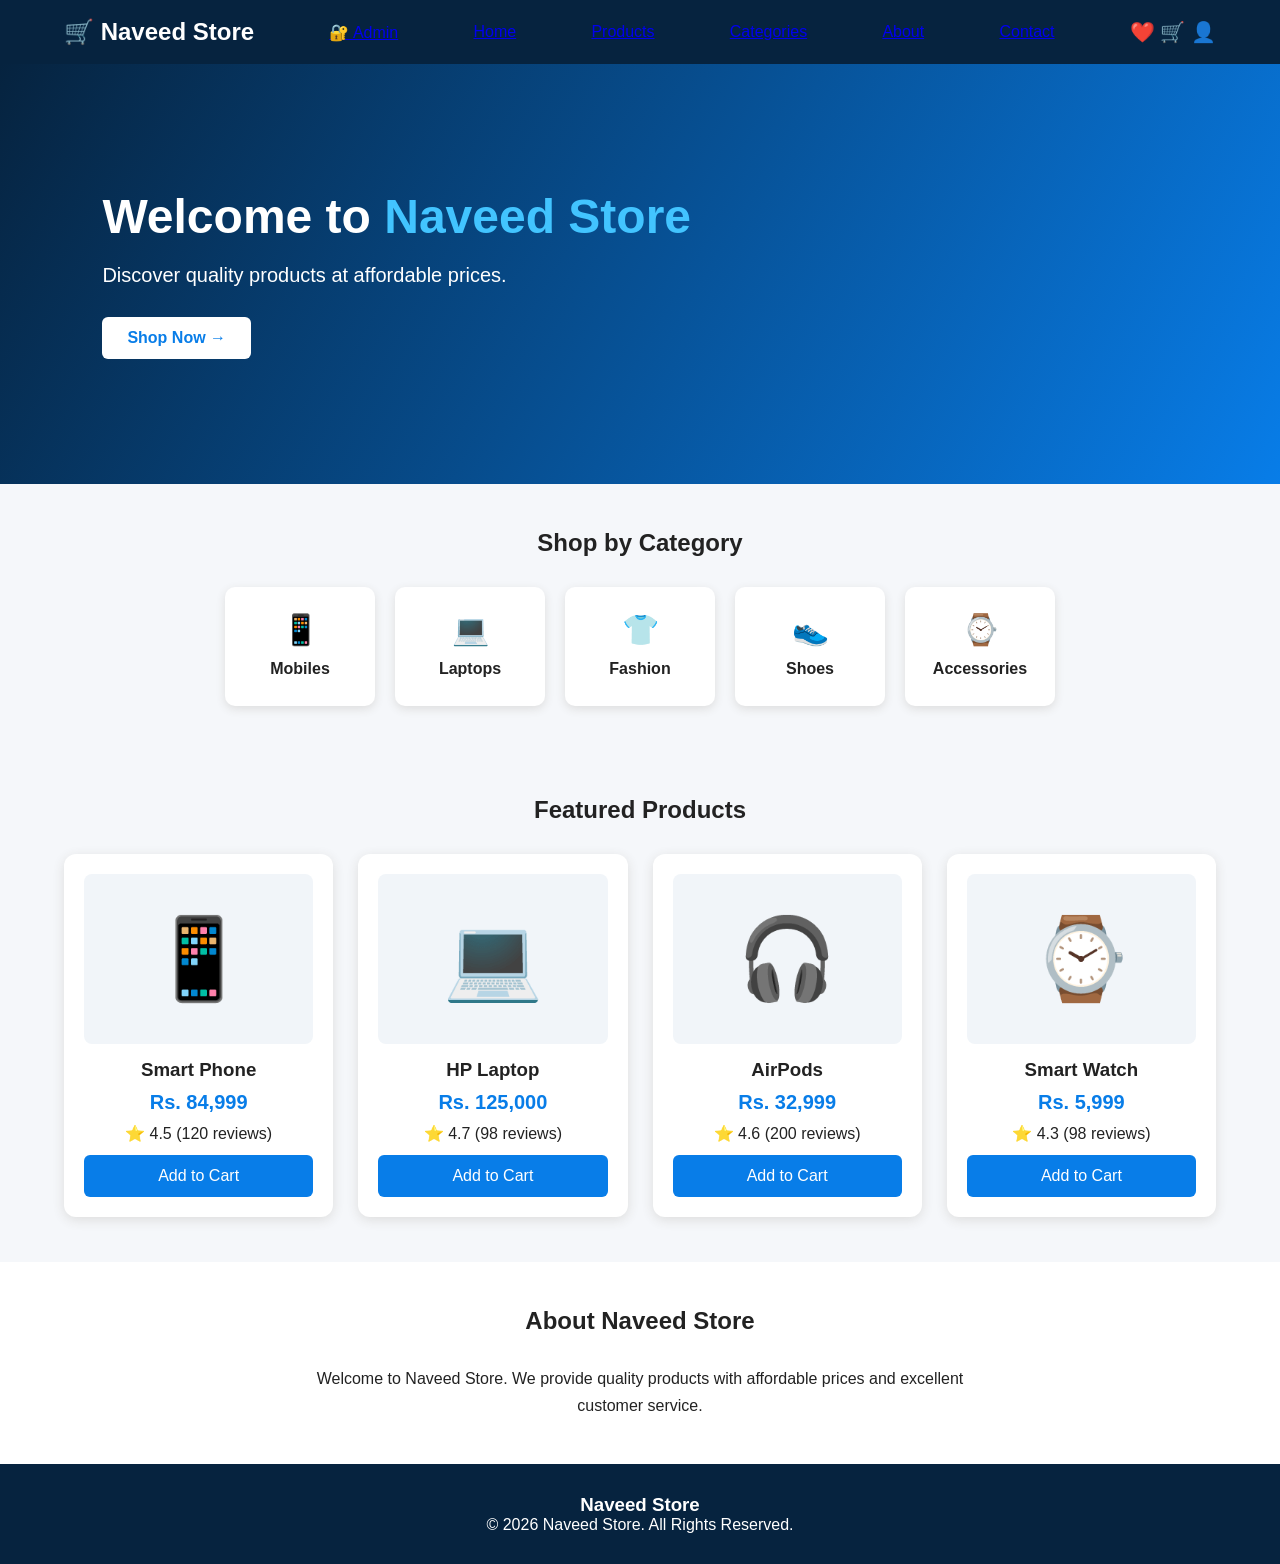
<file: index.html>
<!DOCTYPE html>
<html lang="en">
<head>
    <meta charset="UTF-8">
    <meta name="viewport" content="width=device-width, initial-scale=1.0">
    <title>Naveed Store</title>
    <link rel="stylesheet" href="style.css">
</head>

<body>

<header>
    <div class="logo">🛒 Naveed Store</div>

   <a href="admin-login.html">🔐 Admin</a>
        <a href="#">Home</a>
        <a href="#products">Products</a>
        <a href="#categories">Categories</a>
        <a href="#about">About</a>
        <a href="#contact">Contact</a>
    </nav>

    <div class="icons">❤️ 🛒 👤</div>
</header>

<section class="hero">
    <div>
        <h1>Welcome to <span>Naveed Store</span></h1>
        <p>Discover quality products at affordable prices.</p>
        <button onclick="shopNow()">Shop Now →</button>
    </div>
</section>

<section id="categories">
    <h2>Shop by Category</h2>

    <div class="categories">
        <div>📱<br><b>Mobiles</b></div>
        <div>💻<br><b>Laptops</b></div>
        <div>👕<br><b>Fashion</b></div>
        <div>👟<br><b>Shoes</b></div>
        <div>⌚<br><b>Accessories</b></div>
    </div>
</section>

<section id="products">
    <h2>Featured Products</h2>

    <div class="products">

        <div class="product">
            <div class="product-image">📱</div>
            <h3>Smart Phone</h3>
            <p class="price">Rs. 84,999</p>
            <p>⭐ 4.5 (120 reviews)</p>
            <button onclick="addCart('Smart Phone')">Add to Cart</button>
        </div>

        <div class="product">
            <div class="product-image">💻</div>
            <h3>HP Laptop</h3>
            <p class="price">Rs. 125,000</p>
            <p>⭐ 4.7 (98 reviews)</p>
            <button onclick="addCart('HP Laptop')">Add to Cart</button>
        </div>

        <div class="product">
            <div class="product-image">🎧</div>
            <h3>AirPods</h3>
            <p class="price">Rs. 32,999</p>
            <p>⭐ 4.6 (200 reviews)</p>
            <button onclick="addCart('AirPods')">Add to Cart</button>
        </div>

        <div class="product">
            <div class="product-image">⌚</div>
            <h3>Smart Watch</h3>
            <p class="price">Rs. 5,999</p>
            <p>⭐ 4.3 (98 reviews)</p>
            <button onclick="addCart('Smart Watch')">Add to Cart</button>
        </div>

    </div>
</section>

<section id="about" class="about">
    <h2>About Naveed Store</h2>
    <p>
        Welcome to Naveed Store. We provide quality products
        with affordable prices and excellent customer service.
    </p>
</section>

<footer id="contact">
    <h3>Naveed Store</h3>
    <p>© 2026 Naveed Store. All Rights Reserved.</p>
</footer>

<script src="script.js"></script>

</body>
</html>
</file>
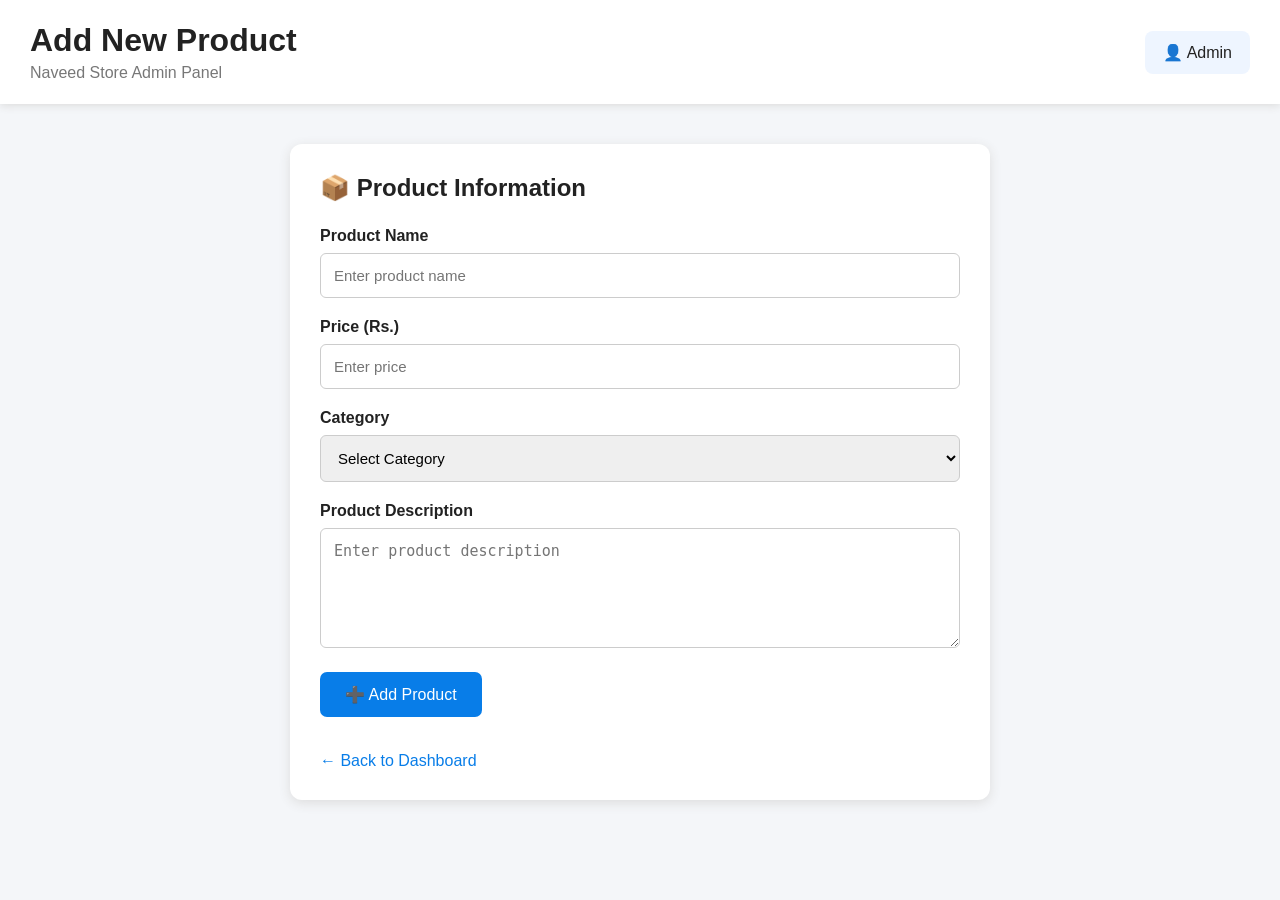
<file: add-product.html>
<!DOCTYPE html>
<html lang="en">
<head>
    <meta charset="UTF-8">
    <meta name="viewport" content="width=device-width, initial-scale=1.0">
    <title>Add Product - Naveed Store</title>
    <link rel="stylesheet" href="admin.css">
    <style>
        .form-container {
            max-width: 700px;
            margin: 40px auto;
            background: white;
            padding: 30px;
            border-radius: 12px;
            box-shadow: 0 3px 12px #ddd;
        }
        .form-container h2 {
            margin-bottom: 25px;
        }
        .form-group {
            margin-bottom: 20px;
        }
        .form-group label {
            display: block;
            margin-bottom: 8px;
            font-weight: bold;
        }
        .form-group input,
        .form-group select,
        .form-group textarea {
            width: 100%;
            padding: 13px;
            border: 1px solid #ccc;
            border-radius: 6px;
            font-size: 15px;
        }

        .form-group textarea {
            height: 120px;
            resize: vertical;
        }

        .add-button {
            background: #087de8;
            color: white;
            border: none;
            padding: 13px 25px;
            border-radius: 7px;
            cursor: pointer;
            font-size: 16px;
        }

        .add-button:hover {
            background: #06233f;
        }

        .back-button {
            display: inline-block;
            margin-top: 20px;
            color: #087de8;
            text-decoration: none;
        }

        #message {
            margin-top: 15px;
            font-weight: bold;
        }
    </style>

</head>

<body>

    <main class="main" style="margin-left: 0;">

        <header class="topbar">

            <div>
                <h1>Add New Product</h1>
                <p>Naveed Store Admin Panel</p>
            </div>

            <div class="admin-profile">
                👤 Admin
            </div>

        </header>


        <div class="form-container">

            <h2>📦 Product Information</h2>

            <form onsubmit="addProduct(event)">

                <div class="form-group">

                    <label>Product Name</label>

                    <input
                        type="text"
                        id="productName"
                        placeholder="Enter product name"
                        required
                    >

                </div>


                <div class="form-group">

                    <label>Price (Rs.)</label>

                    <input
                        type="number"
                        id="productPrice"
                        placeholder="Enter price"
                        required
                    >

                </div>


                <div class="form-group">

                    <label>Category</label>

                    <select id="productCategory" required>

                        <option value="">
                            Select Category
                        </option>

                        <option>Mobile</option>
                        <option>Laptop</option>
                        <option>Headphones</option>
                        <option>Smart Watch</option>
                        <option>Shoes</option>
                        <option>Bags</option>
                        <option>Other</option>

                    </select>

                </div>


                <div class="form-group">

                    <label>Product Description</label>

                    <textarea
                        id="productDescription"
                        placeholder="Enter product description"
                        required
                    ></textarea>

                </div>


                <button type="submit" class="add-button">
                    ➕ Add Product
                </button>

                <p id="message"></p>

            </form>


            <a href="admin.html" class="back-button">
                ← Back to Dashboard
            </a>

        </div>

    </main>


    <script>

        function addProduct(event) {

            event.preventDefault();

            let name =
                document.getElementById("productName").value;

            let price =
                document.getElementById("productPrice").value;

            let category =
                document.getElementById("productCategory").value;

            let description =
                document.getElementById("productDescription").value;


            let products =
                JSON.parse(localStorage.getItem("products")) || [];


            products.push({

                id: Date.now(),

                name: name,

                price: Number(price),

                category: category,

                description: description

            });


            localStorage.setItem(
                "products",
                JSON.stringify(products)
            );


            document.getElementById("message").innerText =
                "✅ Product added successfully!";


            document.querySelector("form").reset();

        }

    </script>

</body>

</html>
</file>
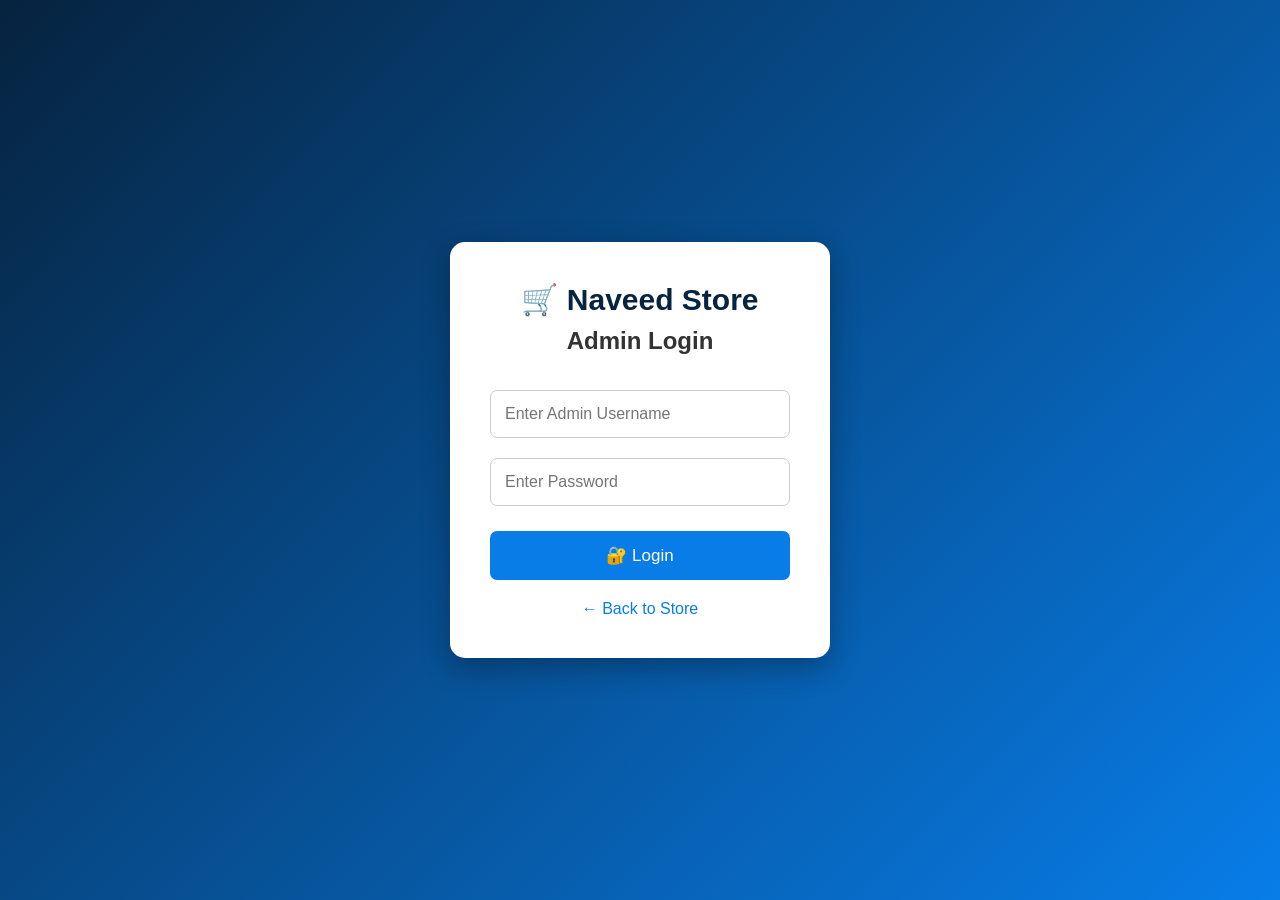
<file: admin-login.html>
<!DOCTYPE html>
<html lang="en">

<head>
    <meta charset="UTF-8">
    <meta name="viewport" content="width=device-width, initial-scale=1.0">

    <title>Admin Login - Naveed Store</title>

    <style>

        * {
            margin: 0;
            padding: 0;
            box-sizing: border-box;
        }

        body {
            font-family: Arial, sans-serif;
            background: linear-gradient(135deg, #06233f, #087de8);
            min-height: 100vh;

            display: flex;
            justify-content: center;
            align-items: center;
        }

        .login-box {
            background: white;
            width: 380px;
            padding: 40px;
            border-radius: 15px;

            box-shadow: 0 10px 30px rgba(0,0,0,0.3);

            text-align: center;
        }

        .logo {
            font-size: 30px;
            font-weight: bold;
            color: #06233f;
            margin-bottom: 10px;
        }

        h2 {
            margin-bottom: 25px;
            color: #333;
        }

        input {
            width: 100%;
            padding: 14px;
            margin: 10px 0;

            border: 1px solid #ccc;
            border-radius: 7px;

            font-size: 16px;
        }

        button {
            width: 100%;
            padding: 14px;

            margin-top: 15px;

            background: #087de8;
            color: white;

            border: none;
            border-radius: 7px;

            font-size: 17px;
            cursor: pointer;
        }

        button:hover {
            background: #06233f;
        }

        #message {
            margin-top: 15px;
            color: red;
        }

        .back {
            display: block;
            margin-top: 20px;
            color: #087de8;
            text-decoration: none;
        }

    </style>

</head>

<body>


    <div class="login-box">

        <div class="logo">
            🛒 Naveed Store
        </div>

        <h2>Admin Login</h2>


        <input
            type="text"
            id="username"
            placeholder="Enter Admin Username"
        >


        <input
            type="password"
            id="password"
            placeholder="Enter Password"
        >


        <button onclick="login()">
            🔐 Login
        </button>


        <p id="message"></p>


        <a href="index.html" class="back">
            ← Back to Store
        </a>

    </div>


    <script>

        function login() {

            let username =
                document.getElementById("username").value;

            let password =
                document.getElementById("password").value;


            if (username === "admin" && password === "12345") {

                window.location.href = "admin.html";

            } else {

                document.getElementById("message").innerText =
                    "❌ Incorrect username or password";

            }

        }

    </script>


</body>

</html>
</file>
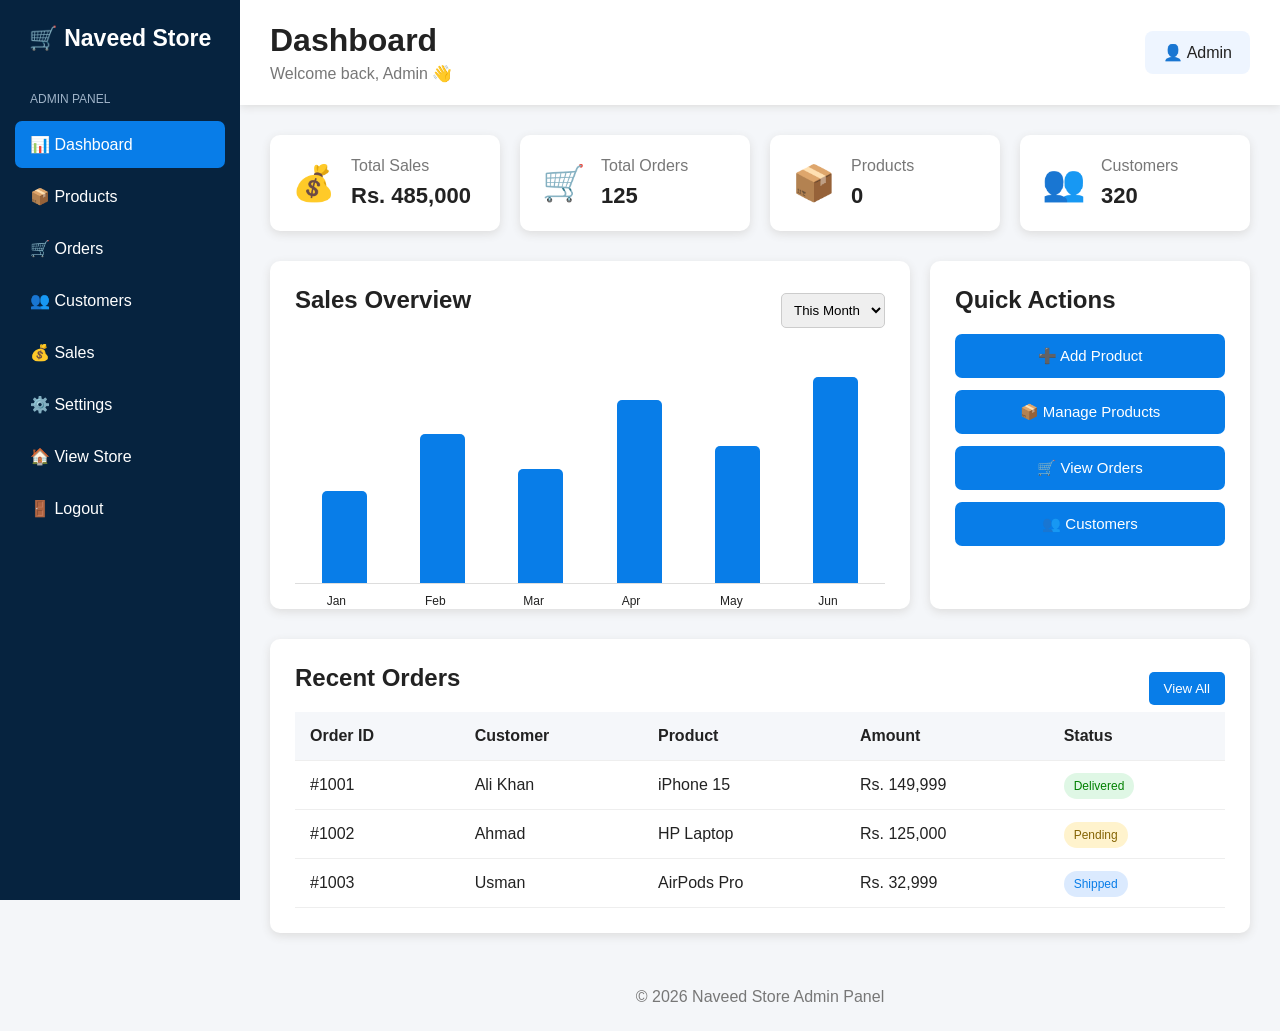
<file: admin.html>
<!DOCTYPE html>
<html lang="en">
<head>
    <meta charset="UTF-8">
    <meta name="viewport"
        content="width=device-width, initial-scale=1.0">
    <title>Admin Dashboard - Naveed Store</title>
    <link rel="stylesheet" href="admin.css">
</head>
<body>
<!-- ================= SIDEBAR ================= -->
<aside class="sidebar">
    <div class="admin-logo">
        🛒 Naveed Store
    </div>
    <p class="admin-title">
        ADMIN PANEL
    </p>

    <a href="#" class="active">
        📊 Dashboard
    </a>
    <a href="manage-products.html">
        📦 Products
    </a>
    <a href="#">
        🛒 Orders
    </a>
    <a href="#">
        👥 Customers
    </a>
    <a href="#">
        💰 Sales
    </a>
    <a href="#">
        ⚙️ Settings
    </a>


    <a href="index.html">
        🏠 View Store
    </a>


    <a href="admin-login.html">
        🚪 Logout
    </a>

</aside>



<!-- ================= MAIN ================= -->

<main class="main">


    <!-- TOP BAR -->

    <header class="topbar">

        <div>

            <h1>
                Dashboard
            </h1>

            <p>
                Welcome back, Admin 👋
            </p>

        </div>


        <div class="admin-profile">
            👤 Admin
        </div>

    </header>



    <!-- ================= STATISTICS ================= -->

    <section class="stats">


        <!-- SALES -->

        <div class="stat-card">

            <div class="stat-icon">
                💰
            </div>

            <div>

                <p>
                    Total Sales
                </p>

                <h2>
                    Rs. 485,000
                </h2>

            </div>

        </div>



        <!-- ORDERS -->

        <div class="stat-card">

            <div class="stat-icon">
                🛒
            </div>

            <div>

                <p>
                    Total Orders
                </p>

                <h2>
                    125
                </h2>

            </div>

        </div>



        <!-- PRODUCTS -->

        <div class="stat-card">

            <div class="stat-icon">
                📦
            </div>

            <div>

                <p>
                    Products
                </p>

                <h2 id="productCount">
                    0
                </h2>

            </div>

        </div>



        <!-- CUSTOMERS -->

        <div class="stat-card">

            <div class="stat-icon">
                👥
            </div>

            <div>

                <p>
                    Customers
                </p>

                <h2>
                    320
                </h2>

            </div>

        </div>


    </section>



    <!-- ================= DASHBOARD GRID ================= -->

    <section class="dashboard-grid">


        <!-- SALES OVERVIEW -->

        <div class="panel">

            <div class="panel-header">

                <h2>
                    Sales Overview
                </h2>


                <select>

                    <option>
                        This Month
                    </option>

                    <option>
                        Last Month
                    </option>

                    <option>
                        This Year
                    </option>

                </select>

            </div>


            <div class="chart">


                <div class="bar"
                    style="height:40%;">

                    <span>
                        Jan
                    </span>

                </div>



                <div class="bar"
                    style="height:65%;">

                    <span>
                        Feb
                    </span>

                </div>



                <div class="bar"
                    style="height:50%;">

                    <span>
                        Mar
                    </span>

                </div>



                <div class="bar"
                    style="height:80%;">

                    <span>
                        Apr
                    </span>

                </div>



                <div class="bar"
                    style="height:60%;">

                    <span>
                        May
                    </span>

                </div>



                <div class="bar"
                    style="height:90%;">

                    <span>
                        Jun
                    </span>

                </div>


            </div>

        </div>



        <!-- QUICK ACTIONS -->

        <div class="panel">

            <h2>
                Quick Actions
            </h2>


            <div class="quick-actions">


                <button
                    onclick="window.location.href='add-product.html'">

                    ➕ Add Product

                </button>



                <button
                    onclick="window.location.href='manage-products.html'">

                    📦 Manage Products

                </button>



                <button
                    onclick="alert('Orders page coming soon!')">

                    🛒 View Orders

                </button>



                <button
                    onclick="alert('Customers page coming soon!')">

                    👥 Customers

                </button>


            </div>

        </div>


    </section>



    <!-- ================= RECENT ORDERS ================= -->

    <section class="panel orders">


        <div class="panel-header">

            <h2>
                Recent Orders
            </h2>


            <button
                class="view-button"
                onclick="alert('Orders page coming soon!')">

                View All

            </button>

        </div>



        <div class="table-container">


            <table>


                <thead>

                    <tr>

                        <th>
                            Order ID
                        </th>

                        <th>
                            Customer
                        </th>

                        <th>
                            Product
                        </th>

                        <th>
                            Amount
                        </th>

                        <th>
                            Status
                        </th>

                    </tr>

                </thead>



                <tbody>


                    <tr>

                        <td>
                            #1001
                        </td>

                        <td>
                            Ali Khan
                        </td>

                        <td>
                            iPhone 15
                        </td>

                        <td>
                            Rs. 149,999
                        </td>

                        <td>

                            <span class="status delivered">
                                Delivered
                            </span>

                        </td>

                    </tr>



                    <tr>

                        <td>
                            #1002
                        </td>

                        <td>
                            Ahmad
                        </td>

                        <td>
                            HP Laptop
                        </td>

                        <td>
                            Rs. 125,000
                        </td>

                        <td>

                            <span class="status pending">
                                Pending
                            </span>

                        </td>

                    </tr>



                    <tr>

                        <td>
                            #1003
                        </td>

                        <td>
                            Usman
                        </td>

                        <td>
                            AirPods Pro
                        </td>

                        <td>
                            Rs. 32,999
                        </td>

                        <td>

                            <span class="status shipped">
                                Shipped
                            </span>

                        </td>

                    </tr>


                </tbody>


            </table>


        </div>


    </section>



    <!-- ================= FOOTER ================= -->

    <footer>

        <p>
            © 2026 Naveed Store Admin Panel
        </p>

    </footer>


</main>



<!-- ================= JAVASCRIPT ================= -->

<script>

    // Count products added from Admin

    let products =
        JSON.parse(
            localStorage.getItem("products")
        ) || [];


    document.getElementById(
        "productCount"
    ).innerText = products.length;


</script>


</body>

</html>
</file>
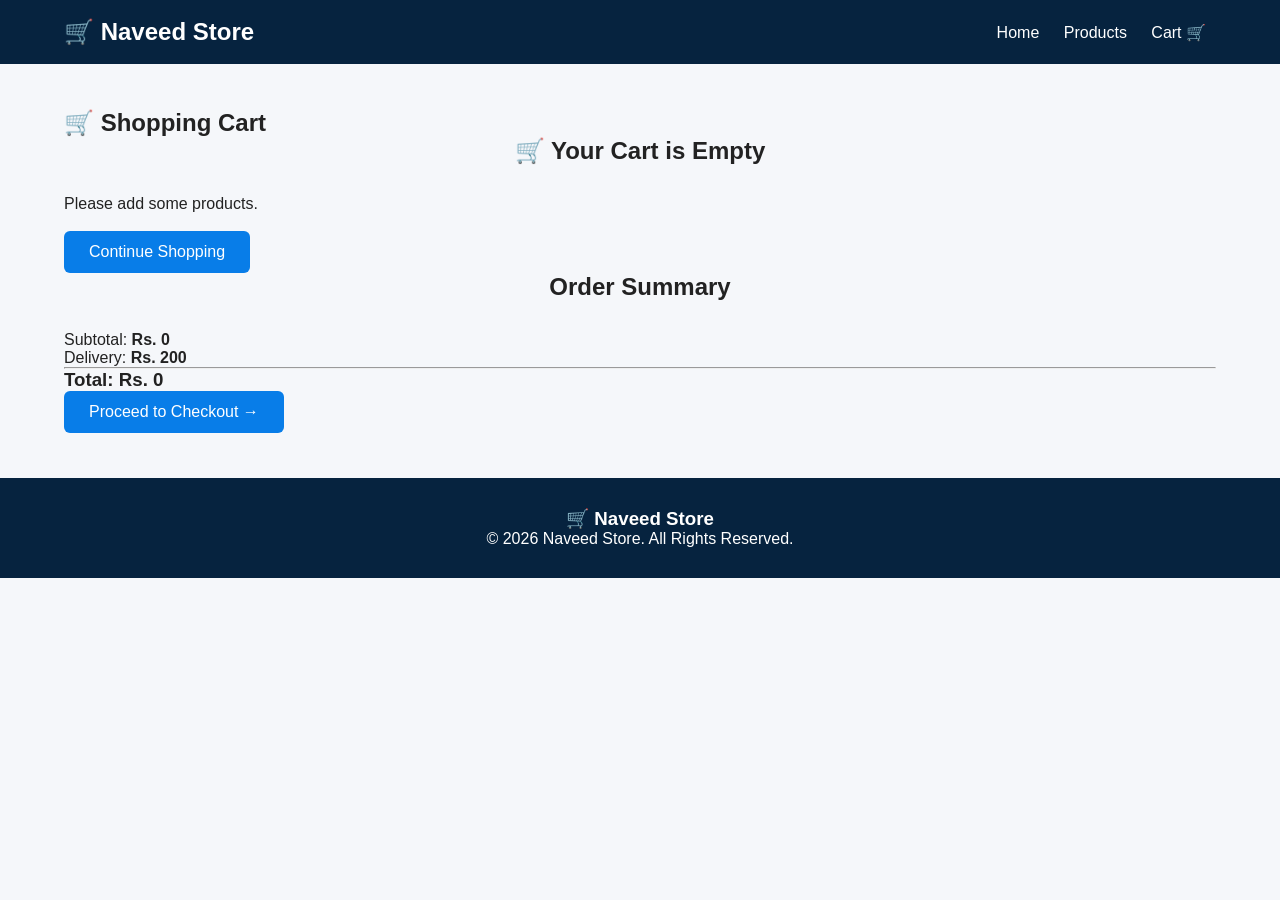
<file: cart.html>
<!DOCTYPE html>
<html lang="en">
<head>
    <meta charset="UTF-8">
    <meta name="viewport" content="width=device-width, initial-scale=1.0">

    <title>Shopping Cart - Naveed Store</title>

    <link rel="stylesheet" href="style.css">
</head>

<body>

<header>

    <div class="logo">
        🛒 Naveed Store
    </div>

    <nav>
        <a href="index.html">Home</a>
        <a href="products.html">Products</a>
        <a href="cart.html">Cart 🛒</a>
    </nav>

</header>


<section class="cart-page">

    <h1>🛒 Shopping Cart</h1>

    <div id="cartItems"></div>

    <div class="cart-summary">

        <h2>Order Summary</h2>

        <p>
            Subtotal:
            <strong id="subtotal">Rs. 0</strong>
        </p>

        <p>
            Delivery:
            <strong>Rs. 200</strong>
        </p>

        <hr>

        <h3>
            Total:
            <strong id="grandTotal">Rs. 0</strong>
        </h3>

        <button class="checkout" onclick="checkout()">
            Proceed to Checkout →
        </button>

    </div>

</section>


<footer>

    <h3>🛒 Naveed Store</h3>

    <p>© 2026 Naveed Store. All Rights Reserved.</p>

</footer>


<script>

let cart = JSON.parse(localStorage.getItem("cart")) || [];

function displayCart() {

    let cartItems = document.getElementById("cartItems");

    if (cart.length === 0) {

        cartItems.innerHTML = `
            <div class="empty-cart">
                <h2>🛒 Your Cart is Empty</h2>
                <p>Please add some products.</p>
                <br>
                <a href="products.html">
                    <button>Continue Shopping</button>
                </a>
            </div>
        `;

        document.getElementById("subtotal").innerText = "Rs. 0";
        document.getElementById("grandTotal").innerText = "Rs. 0";

        return;
    }


    let html = "";
    let subtotal = 0;


    cart.forEach((product, index) => {

        let productTotal = product.price * product.quantity;

        subtotal += productTotal;

        html += `
            <div class="cart-item">

                <div class="cart-image">
                    🛍️
                </div>

                <div class="cart-info">

                    <h3>${product.name}</h3>

                    <p>
                        Price: Rs. ${product.price.toLocaleString()}
                    </p>

                    <div class="quantity">

                        <button onclick="decrease(${index})">
                            −
                        </button>

                        <span>
                            ${product.quantity}
                        </span>

                        <button onclick="increase(${index})">
                            +
                        </button>

                    </div>

                </div>


                <div class="cart-price">

                    <strong>
                        Rs. ${productTotal.toLocaleString()}
                    </strong>

                    <br><br>

                    <button
                        class="remove"
                        onclick="removeItem(${index})">
                        Remove
                    </button>

                </div>

            </div>
        `;
    });


    cartItems.innerHTML = html;

    document.getElementById("subtotal").innerText =
        "Rs. " + subtotal.toLocaleString();

    document.getElementById("grandTotal").innerText =
        "Rs. " + (subtotal + 200).toLocaleString();
}


function increase(index) {

    cart[index].quantity++;

    saveCart();
}


function decrease(index) {

    if (cart[index].quantity > 1) {

        cart[index].quantity--;

        saveCart();
    }
}


function removeItem(index) {

    cart.splice(index, 1);

    saveCart();
}


function saveCart() {

    localStorage.setItem(
        "cart",
        JSON.stringify(cart)
    );

    displayCart();
}


function checkout() {

    if (cart.length === 0) {

        alert("Your cart is empty!");

        return;
    }

    alert("Checkout page coming soon! 🛒");
}


displayCart();

</script>

</body>
</html>
</file>
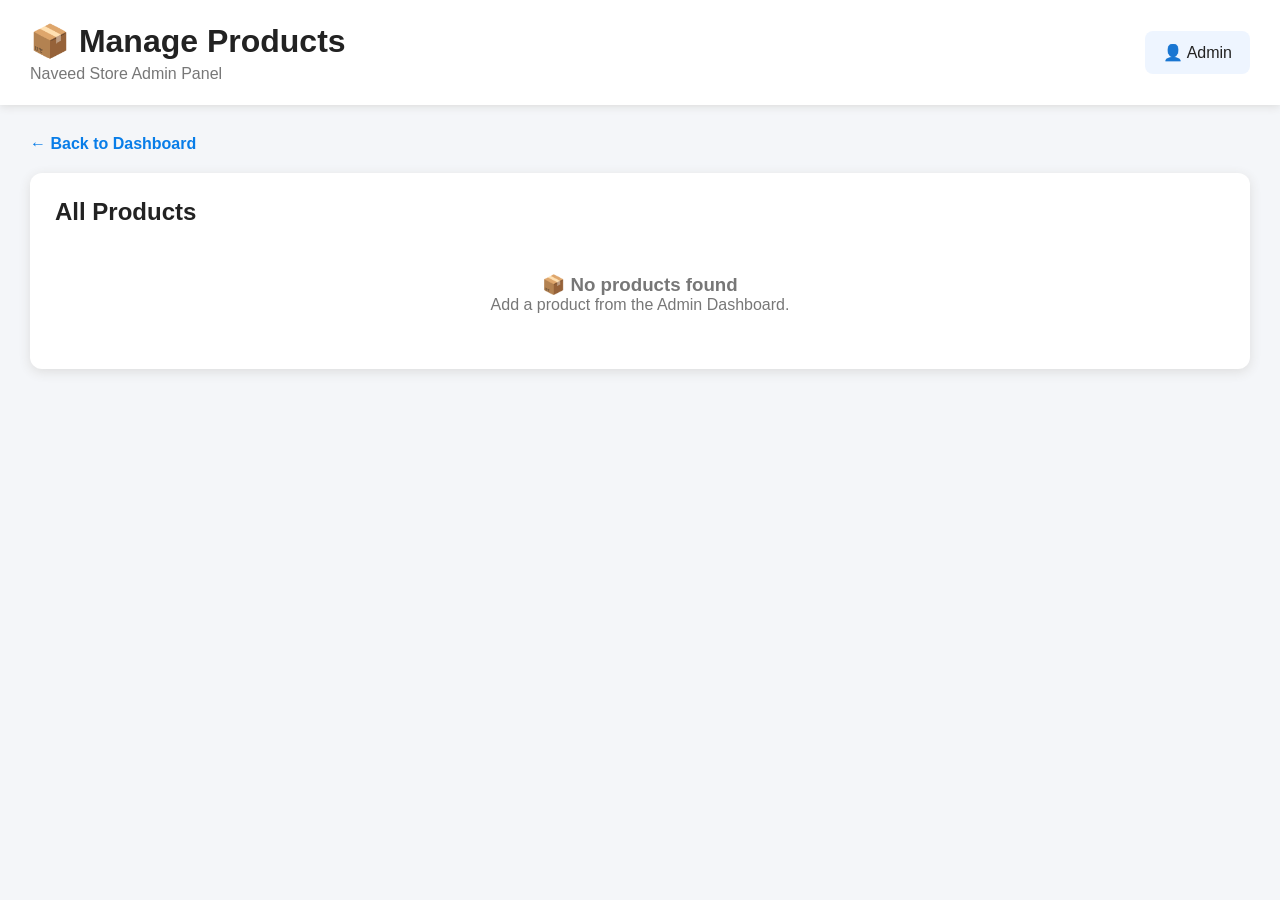
<file: manage-products.html>
<!DOCTYPE html>
<html lang="en">

<head>

    <meta charset="UTF-8">

    <meta name="viewport"
        content="width=device-width, initial-scale=1.0">

    <title>Manage Products - Naveed Store</title>

    <link rel="stylesheet" href="admin.css">

    <style>

        .manage-page {
            padding: 30px;
        }

        .product-table {
            background: white;
            padding: 25px;
            border-radius: 12px;
            box-shadow: 0 3px 12px #ddd;
            overflow-x: auto;
        }

        .back-btn {
            display: inline-block;
            margin-bottom: 20px;
            text-decoration: none;
            color: #087de8;
            font-weight: bold;
        }

        table {
            width: 100%;
            border-collapse: collapse;
        }

        th,
        td {
            padding: 14px;
            border-bottom: 1px solid #eee;
            text-align: left;
        }

        th {
            background: #f5f7fa;
        }

        .edit-btn {
            background: #087de8;
            color: white;
            border: none;
            padding: 8px 13px;
            border-radius: 6px;
            cursor: pointer;
            margin-right: 5px;
        }

        .edit-btn:hover {
            background: #06233f;
        }

        .delete-btn {
            background: #dc3545;
            color: white;
            border: none;
            padding: 8px 13px;
            border-radius: 6px;
            cursor: pointer;
        }

        .delete-btn:hover {
            background: #a71d2a;
        }

        .empty {
            text-align: center;
            padding: 30px;
            color: #777;
        }

        .edit-box {
            display: none;
            background: #f5f7fa;
            padding: 25px;
            margin-top: 25px;
            border-radius: 10px;
        }

        .edit-box h2 {
            margin-bottom: 20px;
        }

        .form-group {
            margin-bottom: 15px;
        }

        .form-group label {
            display: block;
            font-weight: bold;
            margin-bottom: 7px;
        }

        .form-group input,
        .form-group select,
        .form-group textarea {
            width: 100%;
            padding: 11px;
            border: 1px solid #ccc;
            border-radius: 6px;
            font-size: 15px;
        }

        .form-group textarea {
            height: 100px;
            resize: vertical;
        }

        .save-btn {
            background: #198754;
            color: white;
            border: none;
            padding: 11px 20px;
            border-radius: 6px;
            cursor: pointer;
        }

        .cancel-btn {
            background: #777;
            color: white;
            border: none;
            padding: 11px 20px;
            border-radius: 6px;
            cursor: pointer;
            margin-left: 8px;
        }

    </style>

</head>


<body>


<main class="main" style="margin-left: 0;">


    <!-- HEADER -->

    <header class="topbar">

        <div>

            <h1>
                📦 Manage Products
            </h1>

            <p>
                Naveed Store Admin Panel
            </p>

        </div>


        <div class="admin-profile">
            👤 Admin
        </div>

    </header>



    <!-- PRODUCTS -->

    <section class="manage-page">


        <a href="admin.html" class="back-btn">
            ← Back to Dashboard
        </a>



        <div class="product-table">

            <h2>
                All Products
            </h2>

            <br>


            <div id="productList"></div>



            <!-- EDIT FORM -->

            <div id="editBox" class="edit-box">

                <h2>
                    ✏️ Edit Product
                </h2>


                <div class="form-group">

                    <label>
                        Product Name
                    </label>

                    <input
                        type="text"
                        id="editName"
                    >

                </div>



                <div class="form-group">

                    <label>
                        Price (Rs.)
                    </label>

                    <input
                        type="number"
                        id="editPrice"
                    >

                </div>



                <div class="form-group">

                    <label>
                        Category
                    </label>

                    <select id="editCategory">

                        <option value="Mobile">
                            Mobile
                        </option>

                        <option value="Laptop">
                            Laptop
                        </option>

                        <option value="Headphones">
                            Headphones
                        </option>

                        <option value="Smart Watch">
                            Smart Watch
                        </option>

                        <option value="Shoes">
                            Shoes
                        </option>

                        <option value="Bags">
                            Bags
                        </option>

                        <option value="Other">
                            Other
                        </option>

                    </select>

                </div>



                <div class="form-group">

                    <label>
                        Description
                    </label>

                    <textarea
                        id="editDescription">
                    </textarea>

                </div>



                <button
                    class="save-btn"
                    onclick="saveEdit()">

                    💾 Save Changes

                </button>



                <button
                    class="cancel-btn"
                    onclick="cancelEdit()">

                    Cancel

                </button>

            </div>


        </div>


    </section>


</main>



<script>


let products =
    JSON.parse(
        localStorage.getItem("products")
    ) || [];


let editIndex = -1;



// DISPLAY PRODUCTS

function displayProducts() {

    let productList =
        document.getElementById(
            "productList"
        );


    if (products.length === 0) {

        productList.innerHTML = `

            <div class="empty">

                <h3>
                    📦 No products found
                </h3>

                <p>
                    Add a product from the Admin Dashboard.
                </p>

            </div>

        `;

        return;
    }



    let html = `

        <table>

            <thead>

                <tr>

                    <th>
                        #
                    </th>

                    <th>
                        Product
                    </th>

                    <th>
                        Price
                    </th>

                    <th>
                        Category
                    </th>

                    <th>
                        Action
                    </th>

                </tr>

            </thead>

            <tbody>

    `;



    products.forEach(
        (product, index) => {

        html += `

            <tr>

                <td>
                    ${index + 1}
                </td>

                <td>
                    ${product.name}
                </td>

                <td>
                    Rs.
                    ${Number(product.price)
                        .toLocaleString()}
                </td>

                <td>
                    ${product.category}
                </td>

                <td>


                    <button
                        class="edit-btn"
                        onclick="editProduct(${index})">

                        ✏️ Edit

                    </button>



                    <button
                        class="delete-btn"
                        onclick="deleteProduct(${index})">

                        🗑️ Delete

                    </button>


                </td>

            </tr>

        `;

    });



    html += `

            </tbody>

        </table>

    `;


    productList.innerHTML = html;

}



// EDIT PRODUCT

function editProduct(index) {

    editIndex = index;


    let product =
        products[index];


    document.getElementById(
        "editName"
    ).value = product.name;


    document.getElementById(
        "editPrice"
    ).value = product.price;


    document.getElementById(
        "editCategory"
    ).value = product.category;


    document.getElementById(
        "editDescription"
    ).value = product.description;


    document.getElementById(
        "editBox"
    ).style.display = "block";


    document.getElementById(
        "editBox"
    ).scrollIntoView({
        behavior: "smooth"
    });

}



// SAVE EDIT

function saveEdit() {

    if (editIndex === -1) {
        return;
    }


    products[editIndex].name =
        document.getElementById(
            "editName"
        ).value;


    products[editIndex].price =
        Number(
            document.getElementById(
                "editPrice"
            ).value
        );


    products[editIndex].category =
        document.getElementById(
            "editCategory"
        ).value;


    products[editIndex].description =
        document.getElementById(
            "editDescription"
        ).value.trim();


    localStorage.setItem(
        "products",
        JSON.stringify(products)
    );


    document.getElementById(
        "editBox"
    ).style.display = "none";


    editIndex = -1;


    displayProducts();


    alert(
        "✅ Product updated successfully!"
    );

}



// CANCEL EDIT

function cancelEdit() {

    editIndex = -1;

    document.getElementById(
        "editBox"
    ).style.display = "none";

}



// DELETE PRODUCT

function deleteProduct(index) {

    let productName =
        products[index].name;


    let confirmDelete =
        confirm(
            "Delete " +
            productName +
            "?"
        );


    if (confirmDelete) {

        products.splice(index, 1);


        localStorage.setItem(
            "products",
            JSON.stringify(products)
        );


        displayProducts();


        alert(
            "✅ Product deleted successfully!"
        );

    }

}



// START

displayProducts();


</script>


</body>

</html>
</file>
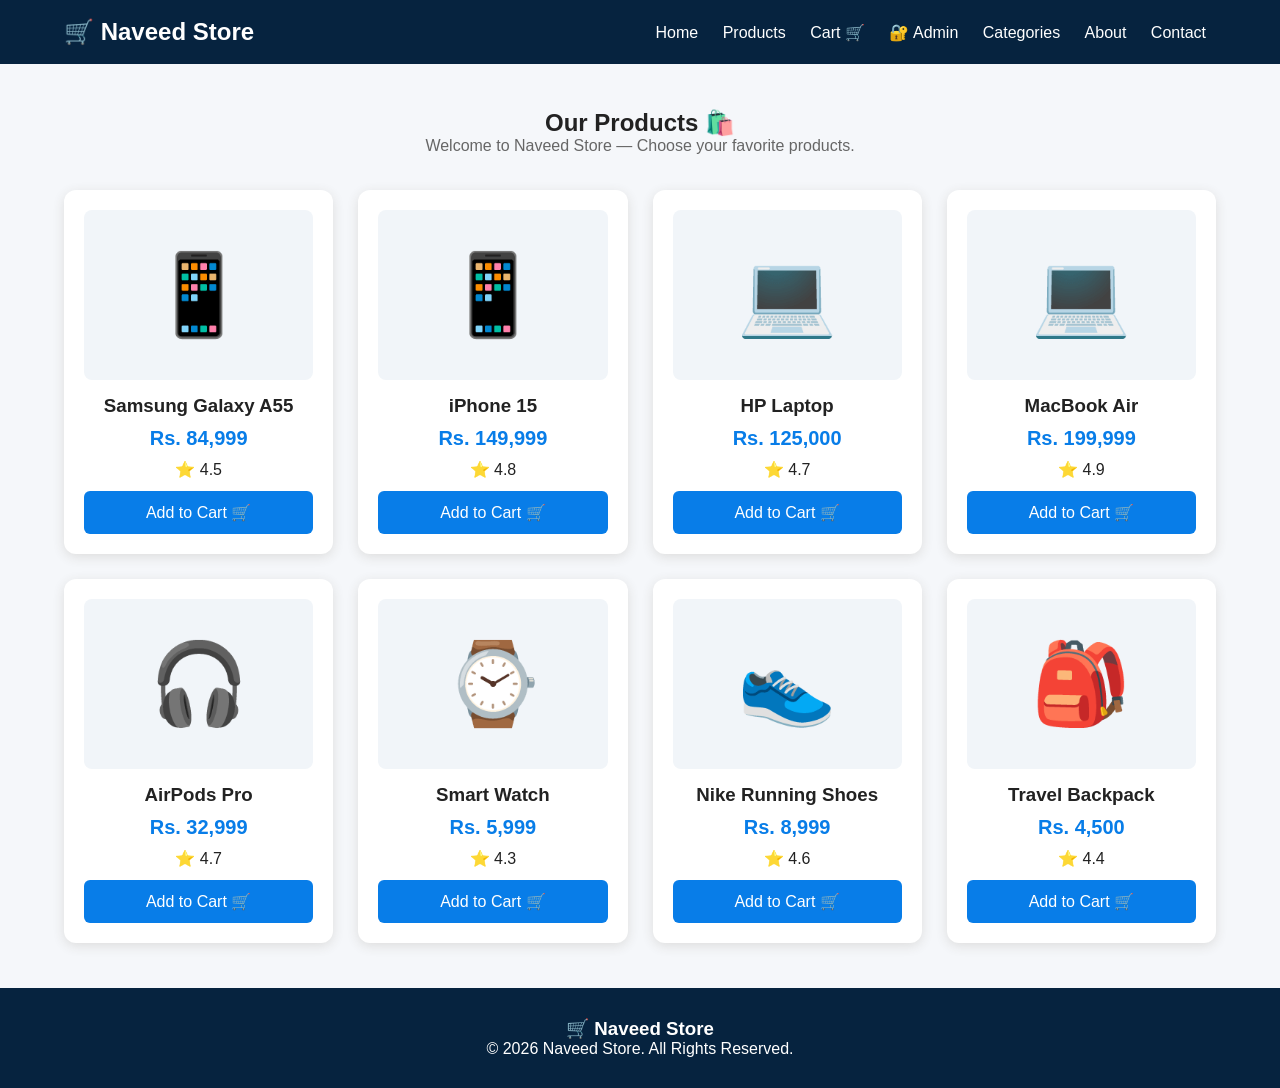
<file: products.html>
<!DOCTYPE html>
<html lang="en">

<head>
    <meta charset="UTF-8">
    <meta name="viewport" content="width=device-width, initial-scale=1.0">

    <title>Products - Naveed Store</title>

    <link rel="stylesheet" href="style.css">
</head>

<body>

<header>

    <div class="logo">
        🛒 Naveed Store
    </div>

    <nav>
        <a href="index.html">Home</a>
        <a href="products.html">Products</a>
        <a href="cart.html">Cart 🛒</a>
        <a href="admin-login.html">🔐 Admin</a>
        <a href="index.html#categories">Categories</a>
        <a href="index.html#about">About</a>
        <a href="index.html#contact">Contact</a>
    </nav>

</header>


<section class="products-page">

    <h1>Our Products 🛍️</h1>

    <p>
        Welcome to Naveed Store — Choose your favorite products.
    </p>

    <div class="products" id="productsContainer">


        <!-- ORIGINAL PRODUCTS -->

        <div class="product">

            <div class="product-image">📱</div>

            <h3>Samsung Galaxy A55</h3>

            <p class="price">Rs. 84,999</p>

            <p>⭐ 4.5</p>

            <button onclick="addCart('Samsung Galaxy A55', 84999)">
                Add to Cart 🛒
            </button>

        </div>


        <div class="product">

            <div class="product-image">📱</div>

            <h3>iPhone 15</h3>

            <p class="price">Rs. 149,999</p>

            <p>⭐ 4.8</p>

            <button onclick="addCart('iPhone 15', 149999)">
                Add to Cart 🛒
            </button>

        </div>


        <div class="product">

            <div class="product-image">💻</div>

            <h3>HP Laptop</h3>

            <p class="price">Rs. 125,000</p>

            <p>⭐ 4.7</p>

            <button onclick="addCart('HP Laptop', 125000)">
                Add to Cart 🛒
            </button>

        </div>


        <div class="product">

            <div class="product-image">💻</div>

            <h3>MacBook Air</h3>

            <p class="price">Rs. 199,999</p>

            <p>⭐ 4.9</p>

            <button onclick="addCart('MacBook Air', 199999)">
                Add to Cart 🛒
            </button>

        </div>


        <div class="product">

            <div class="product-image">🎧</div>

            <h3>AirPods Pro</h3>

            <p class="price">Rs. 32,999</p>

            <p>⭐ 4.7</p>

            <button onclick="addCart('AirPods Pro', 32999)">
                Add to Cart 🛒
            </button>

        </div>


        <div class="product">

            <div class="product-image">⌚</div>

            <h3>Smart Watch</h3>

            <p class="price">Rs. 5,999</p>

            <p>⭐ 4.3</p>

            <button onclick="addCart('Smart Watch', 5999)">
                Add to Cart 🛒
            </button>

        </div>


        <div class="product">

            <div class="product-image">👟</div>

            <h3>Nike Running Shoes</h3>

            <p class="price">Rs. 8,999</p>

            <p>⭐ 4.6</p>

            <button onclick="addCart('Nike Running Shoes', 8999)">
                Add to Cart 🛒
            </button>

        </div>


        <div class="product">

            <div class="product-image">🎒</div>

            <h3>Travel Backpack</h3>

            <p class="price">Rs. 4,500</p>

            <p>⭐ 4.4</p>

            <button onclick="addCart('Travel Backpack', 4500)">
                Add to Cart 🛒
            </button>

        </div>

    </div>

</section>


<footer>

    <h3>🛒 Naveed Store</h3>

    <p>
        © 2026 Naveed Store. All Rights Reserved.
    </p>

</footer>


<script src="script.js"></script>


<script>

    // Get products added from Admin

    let adminProducts =
        JSON.parse(localStorage.getItem("products")) || [];

    let productsContainer =
        document.getElementById("productsContainer");


    // Display admin products

    adminProducts.forEach(product => {

        productsContainer.innerHTML += `

            <div class="product">

                <div class="product-image">
                    📦
                </div>

                <h3>${product.name}</h3>

                <p class="price">
                    Rs. ${product.price.toLocaleString()}
                </p>

                <p>
                    ${product.category}
                </p>

                <p>
                    ${product.description}
                </p>

                <button
                    onclick="addCart('${product.name}', ${product.price})">

                    Add to Cart 🛒

                </button>

            </div>

        `;

    });

</script>


</body>

</html>
</file>
<file: style.css>
* {
    margin: 0;
    padding: 0;
    box-sizing: border-box;
}
body {
    font-family: Arial, sans-serif;
    background: #f5f7fa;
    color: #222;
}
header {
    background: #06233f;
    color: white;
    padding: 18px 5%;
    display: flex;
    align-items: center;
    justify-content: space-between;
    flex-wrap: wrap;
}
.logo {
    font-size: 24px;
    font-weight: bold;
}
nav a {
    color: white;
    text-decoration: none;
    margin: 0 10px;
}

nav a:hover {
    color: #25a8ff;
}

.icons {
    font-size: 20px;
}

.hero {
    min-height: 420px;
    padding: 80px 8%;
    display: flex;
    align-items: center;
    background: linear-gradient(120deg, #06233f, #087de8);
    color: white;
}

.hero h1 {
    font-size: 48px;
    margin-bottom: 20px;
}

.hero h1 span {
    color: #42c4ff;
}

.hero p {
    font-size: 20px;
    margin-bottom: 30px;
}

button {
    background: #087de8;
    color: white;
    border: none;
    padding: 12px 25px;
    border-radius: 6px;
    cursor: pointer;
    font-size: 16px;
}

.hero button {
    background: white;
    color: #087de8;
    font-weight: bold;
}

section {
    padding: 45px 5%;
}

h2 {
    text-align: center;
    margin-bottom: 30px;
}

.categories {
    display: flex;
    justify-content: center;
    gap: 20px;
    flex-wrap: wrap;
}

.categories div {
    background: white;
    width: 150px;
    padding: 25px;
    text-align: center;
    border-radius: 10px;
    box-shadow: 0 3px 10px #ddd;
    font-size: 30px;
}

.categories b {
    font-size: 16px;
}

.products {
    display: grid;
    grid-template-columns: repeat(4, 1fr);
    gap: 25px;
}

.product {
    background: white;
    padding: 20px;
    border-radius: 12px;
    text-align: center;
    box-shadow: 0 3px 12px #ddd;
}

.product-image {
    height: 170px;
    display: flex;
    justify-content: center;
    align-items: center;
    background: #f1f5f9;
    border-radius: 8px;
    font-size: 80px;
    margin-bottom: 15px;
}

.price {
    color: #087de8;
    font-size: 20px;
    font-weight: bold;
    margin: 10px;
}

.product button {
    width: 100%;
    margin-top: 12px;
}

.about {
    text-align: center;
    background: white;
}

.about p {
    max-width: 650px;
    margin: auto;
    line-height: 1.7;
}

footer {
    background: #06233f;
    color: white;
    text-align: center;
    padding: 30px;
}

@media (max-width: 900px) {
    .products {
        grid-template-columns: repeat(2, 1fr);
    }
}

@media (max-width: 600px) {
    .products {
        grid-template-columns: 1fr;
    }

    .hero h1 {
        font-size: 34px;
    }
}
.products-page {
    text-align: center;
    min-height: 700px;
}

.products-page > p {
    margin-bottom: 35px;
    color: #666;
}

.products-page .products {
    max-width: 1200px;
    margin: auto;
}

.products-page .product {
    transition: 0.3s;
}

.products-page .product:hover {
    transform: translateY(-8px);
    box-shadow: 0 8px 20px #ccc;
}
</file>
<file: admin.css>
* {
    margin: 0;
    padding: 0;
    box-sizing: border-box;
}

body {
    font-family: Arial, sans-serif;
    background: #f4f6f9;
    color: #222;
}

/* SIDEBAR */

.sidebar {
    position: fixed;
    left: 0;
    top: 0;

    width: 240px;
    height: 100vh;

    background: #06233f;
    color: white;

    padding: 25px 15px;
}

.admin-logo {
    font-size: 23px;
    font-weight: bold;
    margin-bottom: 40px;
    text-align: center;
}

.admin-title {
    font-size: 12px;
    color: #9fb3c8;
    margin: 15px;
}

.sidebar a {
    display: block;

    color: white;
    text-decoration: none;

    padding: 14px 15px;
    margin: 5px 0;

    border-radius: 7px;
}

.sidebar a:hover,
.sidebar a.active {
    background: #087de8;
}


/* MAIN */

.main {
    margin-left: 240px;
    min-height: 100vh;
}


/* TOP BAR */

.topbar {
    background: white;

    padding: 22px 30px;

    display: flex;
    justify-content: space-between;
    align-items: center;

    box-shadow: 0 2px 8px #ddd;
}

.topbar h1 {
    margin-bottom: 5px;
}

.topbar p {
    color: #777;
}

.admin-profile {
    background: #eef5ff;
    padding: 12px 18px;
    border-radius: 8px;
}


/* STATISTICS */

.stats {
    padding: 30px;

    display: grid;
    grid-template-columns: repeat(4, 1fr);

    gap: 20px;
}

.stat-card {
    background: white;

    padding: 22px;

    border-radius: 10px;

    display: flex;
    align-items: center;
    gap: 15px;

    box-shadow: 0 3px 10px #ddd;
}

.stat-icon {
    font-size: 35px;
}

.stat-card p {
    color: #777;
    margin-bottom: 8px;
}

.stat-card h2 {
    font-size: 22px;
}


/* DASHBOARD GRID */

.dashboard-grid {
    padding: 0 30px 30px;

    display: grid;
    grid-template-columns: 2fr 1fr;

    gap: 20px;
}


/* PANELS */

.panel {
    background: white;

    padding: 25px;

    border-radius: 10px;

    box-shadow: 0 3px 10px #ddd;
}

.panel h2 {
    margin-bottom: 20px;
}

.panel-header {
    display: flex;
    justify-content: space-between;
    align-items: center;
}

select {
    padding: 8px;
    border: 1px solid #ccc;
    border-radius: 5px;
}


/* CHART */

.chart {
    height: 250px;

    display: flex;
    align-items: flex-end;
    justify-content: space-around;

    border-bottom: 1px solid #ddd;

    padding-top: 20px;
}

.bar {
    width: 45px;

    background: #087de8;

    border-radius: 5px 5px 0 0;

    position: relative;
}

.bar span {
    position: absolute;

    bottom: -25px;
    left: 5px;

    font-size: 12px;
}


/* QUICK ACTIONS */

.quick-actions {
    display: grid;
    gap: 12px;
}

.quick-actions button {
    padding: 13px;

    border: none;
    border-radius: 7px;

    background: #087de8;
    color: white;

    cursor: pointer;

    font-size: 15px;
}

.quick-actions button:hover {
    background: #06233f;
}


/* ORDERS */

.orders {
    margin: 0 30px 30px;
}

.view-button {
    background: #087de8;
    color: white;

    border: none;

    padding: 9px 15px;

    border-radius: 5px;

    cursor: pointer;
}

.table-container {
    overflow-x: auto;
}

table {
    width: 100%;
    border-collapse: collapse;
}

th,
td {
    padding: 15px;

    text-align: left;

    border-bottom: 1px solid #eee;
}

th {
    background: #f5f7fa;
}

.status {
    padding: 6px 10px;

    border-radius: 20px;

    font-size: 12px;
}

.delivered {
    background: #dff7e5;
    color: green;
}

.pending {
    background: #fff3cd;
    color: #856404;
}

.shipped {
    background: #dbeafe;
    color: #087de8;
}


/* FOOTER */

footer {
    text-align: center;

    padding: 25px;

    color: #777;
}


/* MOBILE */

@media (max-width: 1000px) {

    .stats {
        grid-template-columns: repeat(2, 1fr);
    }

    .dashboard-grid {
        grid-template-columns: 1fr;
    }
}


@media (max-width: 700px) {

    .sidebar {
        position: relative;

        width: 100%;
        height: auto;
    }

    .main {
        margin-left: 0;
    }

    .stats {
        grid-template-columns: 1fr;
    }

    .topbar {
        flex-direction: column;
        gap: 15px;
        align-items: flex-start;
    }
}
</file>
